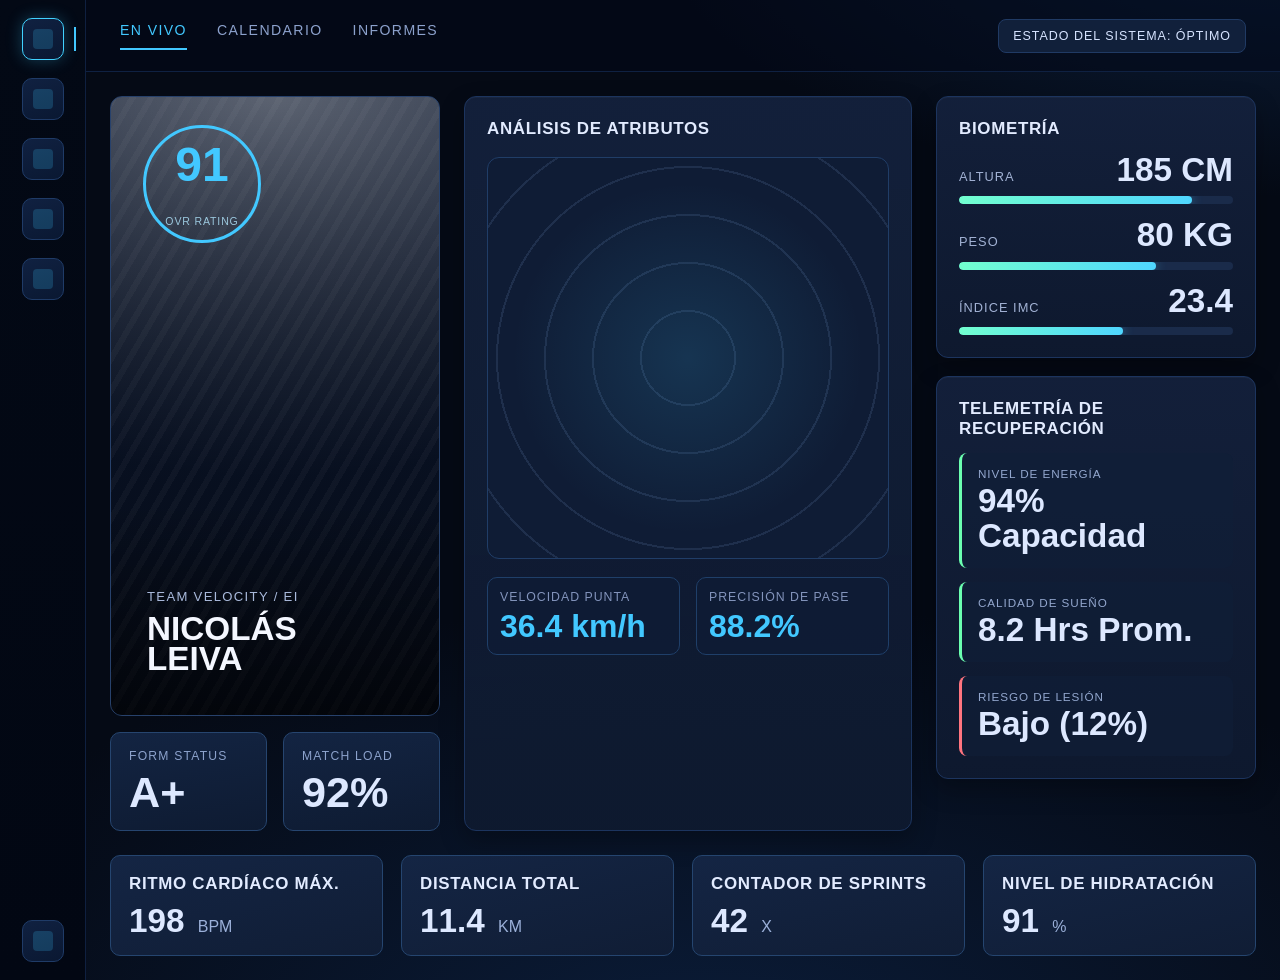
<file: dashboard.html>
<!DOCTYPE html>
<html lang="es">
<head>
  <meta charset="UTF-8">
  <meta name="viewport" content="width=device-width, initial-scale=1.0">
  <title>Football Dashboard</title>
  <link rel="stylesheet" href="./dashboard.css">
</head>
<body>
  <div class="app-shell">
    <aside class="sidebar">
      <button class="nav-icon active" aria-label="Dashboard"></button>
      <button class="nav-icon" aria-label="Analytics"></button>
      <button class="nav-icon" aria-label="Team"></button>
      <button class="nav-icon" aria-label="Health"></button>
      <button class="nav-icon" aria-label="Reports"></button>
      <button class="nav-icon bottom" aria-label="Settings"></button>
    </aside>

    <section class="workspace">
      <header class="topbar">
        <nav class="tabs">
          <a class="tab active" href="#" data-key="Live">En Vivo</a>
          <a class="tab" href="#" data-key="Calendar">Calendario</a>
          <a class="tab" href="#" data-key="Reports">Informes</a>
        </nav>
        <div class="system-chip" data-key="System Status: Optimal">Estado del sistema: Óptimo</div>
      </header>

      <main class="dashboard-grid">
        <section class="card player-card">
          <div class="player-photo" aria-label="Player image placeholder">
            <div class="ovr-circle">
              <span>91</span>
              <small data-key="OVR Rating">OVR Rating</small>
            </div>

            <div class="player-info">
              <p class="player-team">TEAM VELOCITY / EI</p>
              <p class="player-name">NICOLÁS LEIVA</p>
            </div>
          </div>

          <div class="status-row">
            <article class="status-card">
              <h4 data-key="Form Status">Form Status</h4>
              <p>A+</p>
            </article>
            <article class="status-card">
              <h4 data-key="Match Load">Match Load</h4>
              <p>92%</p>
            </article>
          </div>
        </section>

        <section class="card radar-card">
          <header class="card-header">
            <h2 data-key="Attributes Analysis">Análisis de Atributos</h2>
          </header>

          <div class="radar-placeholder" aria-label="Radar chart placeholder"></div>

          <div class="split-metrics">
            <div class="metric-item">
              <span data-key="Top Sprint Speed">Velocidad punta</span>
              <strong>36.4 km/h</strong>
            </div>
            <div class="metric-item">
              <span data-key="Pass Accuracy">Precisión de pase</span>
              <strong>88.2%</strong>
            </div>
          </div>
        </section>

        <section class="right-stack">
          <article class="card biometrics-card">
            <header class="card-header">
              <h2 data-key="Biometrics">Biometría</h2>
            </header>

            <div class="bio-row">
              <div class="bio-head">
                <span data-key="Height">Altura</span>
                <strong>185 CM</strong>
              </div>
              <div class="progress-track"><div class="progress-fill cyan" style="width: 85%;"></div></div>
            </div>

            <div class="bio-row">
              <div class="bio-head">
                <span data-key="Weight">Peso</span>
                <strong>80 KG</strong>
              </div>
              <div class="progress-track"><div class="progress-fill cyan" style="width: 72%;"></div></div>
            </div>

            <div class="bio-row">
              <div class="bio-head">
                <span data-key="BMI Index">Índice IMC</span>
                <strong>23.4</strong>
              </div>
              <div class="progress-track"><div class="progress-fill cyan" style="width: 60%;"></div></div>
            </div>
          </article>

          <article class="card recovery-card">
            <header class="card-header">
              <h2 data-key="Recovery Telemetry">Telemetría de recuperación</h2>
            </header>

            <div class="recovery-item">
              <span data-key="Energy Level">Nivel de energía</span>
              <strong>94% Capacidad</strong>
            </div>
            <div class="recovery-item">
              <span data-key="Sleep Quality">Calidad de sueño</span>
              <strong>8.2 Hrs Prom.</strong>
            </div>
            <div class="recovery-item danger">
              <span data-key="Injury Risk">Riesgo de lesión</span>
              <strong>Bajo (12%)</strong>
            </div>
          </article>
        </section>

        <footer class="footer-grid">
          <article class="small-card">
            <h4 data-key="Max Heart Rate">Ritmo Cardíaco Máx.</h4>
            <p>198 <span>BPM</span></p>
          </article>
          <article class="small-card">
            <h4 data-key="Total Distance">Distancia Total</h4>
            <p>11.4 <span>KM</span></p>
          </article>
          <article class="small-card">
            <h4 data-key="Sprints">Contador de Sprints</h4>
            <p>42 <span>X</span></p>
          </article>
          <article class="small-card">
            <h4 data-key="Hydration Level">Nivel de Hidratación</h4>
            <p>91 <span>%</span></p>
          </article>
        </footer>
      </main>
    </section>
  </div>
</body>
</html>
</file>
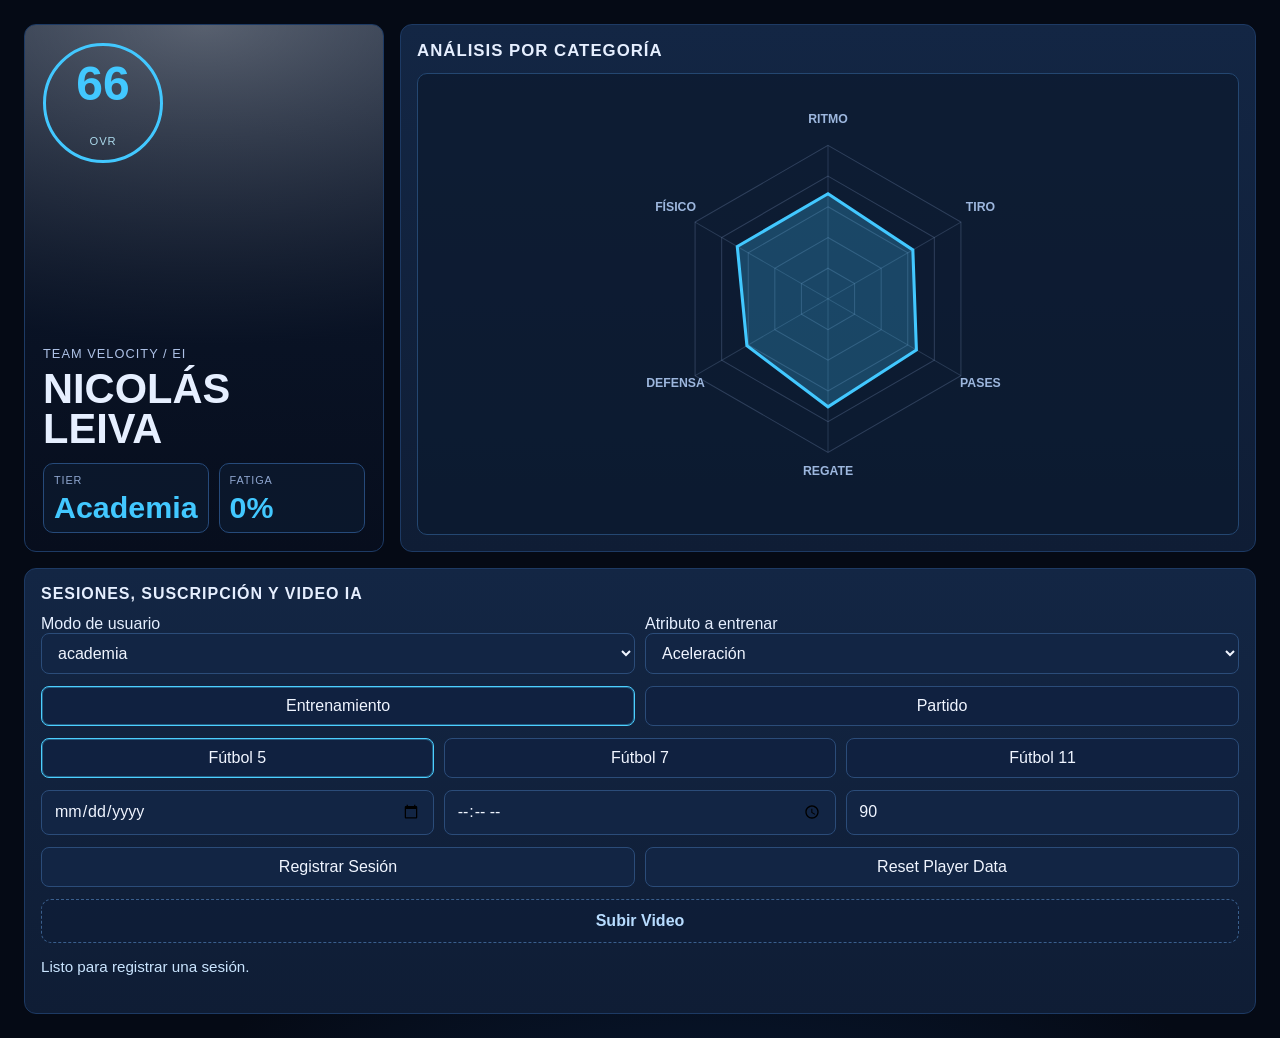
<file: training-panel.html>
<!DOCTYPE html>
<html lang="es">
<head>
  <meta charset="UTF-8">
  <meta name="viewport" content="width=device-width, initial-scale=1.0">
  <title>AcademIA - Motor de Sesiones</title>
  <style>
    :root {
      --bg: #050a15;
      --panel: #121f39;
      --panel-2: #0f1c35;
      --stroke: #1d3a64;
      --text: #e6efff;
      --muted: #8fa6cf;
      --accent: #42c8ff;
      --ok: #62ffb0;
      --warn: #ffd77a;
    }

    * {
      box-sizing: border-box;
    }

    body {
      margin: 0;
      min-height: 100vh;
      font-family: "Segoe UI", Arial, sans-serif;
      color: var(--text);
      background:
        radial-gradient(900px 560px at 55% 120%, #0a1e3c 0%, transparent 65%),
        var(--bg);
      padding: 24px;
    }

    .shell {
      max-width: 1280px;
      margin: 0 auto;
      display: grid;
      gap: 16px;
    }

    .top {
      display: grid;
      grid-template-columns: 360px 1fr;
      gap: 16px;
    }

    .panel {
      background: linear-gradient(180deg, #132644, #0f1d35);
      border: 1px solid var(--stroke);
      border-radius: 12px;
      padding: 16px;
    }

    .player-card {
      position: relative;
      min-height: 520px;
      overflow: hidden;
      background:
        linear-gradient(180deg, rgba(6, 12, 26, 0.1), rgba(6, 12, 26, 0.86)),
        radial-gradient(580px 320px at 50% 0%, rgba(255, 255, 255, 0.35), rgba(255, 255, 255, 0)),
        #0d1a31;
    }

    .ovr-circle {
      width: 120px;
      height: 120px;
      border-radius: 999px;
      border: 3px solid var(--accent);
      display: grid;
      place-items: center;
      text-align: center;
      position: absolute;
      top: 18px;
      left: 18px;
    }

    .ovr-circle strong {
      font-size: 3rem;
      line-height: 1;
      color: var(--accent);
    }

    .ovr-circle span {
      display: block;
      text-transform: uppercase;
      letter-spacing: 0.08em;
      font-size: 0.7rem;
      color: #abd8ea;
    }

    .player-info {
      position: absolute;
      left: 18px;
      right: 18px;
      bottom: 18px;
    }

    .player-info p {
      margin: 0;
      text-transform: uppercase;
      letter-spacing: 0.08em;
      color: #adc1e6;
      font-size: 0.8rem;
    }

    .player-info h1 {
      margin: 8px 0 14px;
      max-width: 260px;
      font-size: 2.6rem;
      line-height: 0.96;
      text-transform: uppercase;
    }

    .chips {
      display: grid;
      grid-template-columns: 1fr 1fr;
      gap: 10px;
    }

    .chip {
      background: rgba(12, 25, 47, 0.8);
      border: 1px solid #264a7a;
      border-radius: 10px;
      padding: 10px;
    }

    .chip small {
      display: block;
      color: var(--muted);
      text-transform: uppercase;
      letter-spacing: 0.08em;
      font-size: 0.68rem;
    }

    .chip strong {
      display: block;
      margin-top: 6px;
      font-size: 1.9rem;
      color: var(--accent);
      line-height: 1;
    }

    .radar h2 {
      margin: 0 0 12px;
      text-transform: uppercase;
      letter-spacing: 0.06em;
      font-size: 1.05rem;
    }

    .radar-wrap {
      border: 1px solid #244771;
      border-radius: 10px;
      padding: 10px;
      background: rgba(12, 25, 47, 0.72);
    }

    svg {
      width: 100%;
      max-height: 440px;
      display: block;
    }

    .session-panel h3 {
      margin: 0 0 12px;
      text-transform: uppercase;
      letter-spacing: 0.06em;
      font-size: 1rem;
    }

    .row {
      display: grid;
      gap: 10px;
      margin-bottom: 12px;
    }

    .row.cols-2 {
      grid-template-columns: 1fr 1fr;
    }

    .row.cols-3 {
      grid-template-columns: repeat(3, 1fr);
    }

    button,
    select,
    input {
      width: 100%;
      border-radius: 8px;
      border: 1px solid #2b4c79;
      background: #122544;
      color: #f0f5ff;
      padding: 10px 12px;
      font: inherit;
    }

    .button-toggle {
      background: #102140;
      cursor: pointer;
    }

    .button-toggle.active {
      border-color: #4ccfff;
      box-shadow: 0 0 0 1px rgba(76, 207, 255, 0.35) inset;
    }

    .upload-box {
      border: 1px dashed #3a5f8d;
      border-radius: 10px;
      padding: 12px;
      background: rgba(15, 30, 56, 0.65);
      text-align: center;
    }

    .upload-box label {
      display: inline-block;
      cursor: pointer;
      color: #b7dcff;
      font-weight: 600;
    }

    .status {
      min-height: 24px;
      color: #cae5ff;
      font-size: 0.95rem;
    }

    .fatigue {
      color: var(--warn);
    }
  </style>
</head>
<body>
  <div class="shell">
    <section class="top">
      <article class="panel player-card">
        <div class="ovr-circle">
          <strong id="ovrValue">0</strong>
          <span>OVR</span>
        </div>
        <div class="player-info">
          <p id="playerTeam">Equipo</p>
          <h1 id="playerName">Jugador</h1>
          <div class="chips">
            <div class="chip">
              <small>Tier</small>
              <strong id="tierValue">Academia</strong>
            </div>
            <div class="chip">
              <small>Fatiga</small>
              <strong class="fatigue" id="fatigueValue">0</strong>
            </div>
          </div>
        </div>
      </article>

      <article class="panel radar">
        <h2>Análisis por Categoría</h2>
        <div class="radar-wrap">
          <svg viewBox="0 0 520 430" aria-label="Radar categorías">
            <g id="radarGrid"></g>
            <g id="radarAxes"></g>
            <polygon id="radarShape" fill="rgba(66,200,255,0.25)" stroke="#42c8ff" stroke-width="3"></polygon>
            <g id="radarLabels"></g>
          </svg>
        </div>
      </article>
    </section>

    <section class="panel session-panel">
      <h3>Sesiones, Suscripción y Video IA</h3>

      <div class="row cols-2">
        <div>
          <label for="userModeSelect">Modo de usuario</label>
          <select id="userModeSelect">
            <option value="academia">academia</option>
            <option value="solo">solo</option>
          </select>
        </div>
        <div>
          <label for="attributeSelect">Atributo a entrenar</label>
          <select id="attributeSelect"></select>
        </div>
      </div>

      <div class="row cols-2">
        <button class="button-toggle active" id="typeTrainingBtn" data-type="Entrenamiento">Entrenamiento</button>
        <button class="button-toggle" id="typeMatchBtn" data-type="Partido">Partido</button>
      </div>

      <div class="row cols-3">
        <button class="button-toggle active" id="format5Btn" data-format="Fútbol 5">Fútbol 5</button>
        <button class="button-toggle" id="format7Btn" data-format="Fútbol 7">Fútbol 7</button>
        <button class="button-toggle" id="format11Btn" data-format="Fútbol 11">Fútbol 11</button>
      </div>

      <div class="row cols-3">
        <input id="sessionDate" type="date">
        <input id="sessionTime" type="time">
        <input id="sessionDuration" type="number" min="10" step="5" value="90" placeholder="Duración (min)">
      </div>

      <div class="row cols-2">
        <button id="registerSessionBtn">Registrar Sesión</button>
        <button id="resetDataBtn">Reset Player Data</button>
      </div>

      <div class="upload-box">
        <label for="videoInput">Subir Video</label>
        <input id="videoInput" type="file" accept="video/*" style="display:none;">
      </div>

      <p class="status" id="sessionStatus">Listo para registrar una sesión.</p>
    </section>
  </div>

  <script>
    const PLAYER_STORAGE_KEY = "AcademIA_PlayerData";
    const TIERS = ["Academia", "Semipro", "Profesional"];

    function createDefaultProfile() {
      return {
        Bio: {
          Nombre: "Nicolás Leiva",
          Edad: 21,
          EquipoLocalChile: "Team Velocity / EI"
        },
        userMode: "academia", // academia | solo
        PlayerTier: "Academia",
        FatigueLevel: 0,
        Badges: [],
        SessionLog: [],
        Stats: {
          Ritmo: {
            "Aceleración": 68,
            "Velocidad de Sprint": 69
          },
          Tiro: {
            "Posicionamiento Ofensivo": 64,
            "Remates": 66,
            "Fuerza de Tiro": 70,
            "Tiros Largos": 62,
            "Voleas": 60,
            "Penales": 61
          },
          Pases: {
            "Visión de Juego": 72,
            "Centros": 63,
            "Precisión de Tiro Libre": 58,
            "Pase Corto": 74,
            "Pase Largo": 68,
            "Efecto": 64
          },
          Regate: {
            "Agilidad": 71,
            "Equilibrio": 70,
            "Capacidad de Reacción": 69,
            "Control de Balón": 73,
            "Regates": 72,
            "Compostura": 67
          },
          Defensa: {
            "Intercepciones": 62,
            "Precisión de Cabezazo": 59,
            "Conciencia Defensiva": 61,
            "Entradas": 63,
            "Barridas": 60
          },
          "Físico": {
            "Salto": 66,
            "Resistencia": 73,
            "Fuerza": 69,
            "Agresividad": 65
          }
        },
        BackendPower: {},
        Meta: {
          LastTraining: null
        }
      };
    }

    function savePlayerData(profile) {
      localStorage.setItem(PLAYER_STORAGE_KEY, JSON.stringify(profile));
    }

    function loadPlayerData() {
      try {
        const raw = localStorage.getItem(PLAYER_STORAGE_KEY);
        if (!raw) return createDefaultProfile();
        const parsed = JSON.parse(raw);
        return parsed && typeof parsed === "object" ? parsed : createDefaultProfile();
      } catch {
        return createDefaultProfile();
      }
    }

    function resetPlayerData() {
      localStorage.removeItem(PLAYER_STORAGE_KEY);
    }

    function normalizeKey(v) {
      return String(v || "")
        .toLowerCase()
        .normalize("NFD")
        .replace(/[\u0300-\u036f]/g, "")
        .replace(/[^a-z0-9]/g, "");
    }

    function flattenStats(stats) {
      const out = [];
      for (const [group, attrs] of Object.entries(stats)) {
        for (const [attr, value] of Object.entries(attrs)) {
          out.push({ group, attr, value: Number(value) });
        }
      }
      return out;
    }

    function findStatPath(profile, attributeName) {
      const target = normalizeKey(attributeName);
      for (const [group, attrs] of Object.entries(profile.Stats)) {
        for (const attr of Object.keys(attrs)) {
          if (normalizeKey(attr) === target) return { group, attr };
        }
      }
      return null;
    }

    function getAverage(stats) {
      const values = flattenStats(stats).map((s) => s.value);
      return values.reduce((a, b) => a + b, 0) / values.length;
    }

    function checkBadges(profile) {
      const read = (name) => {
        const path = findStatPath(profile, name);
        return path ? Number(profile.Stats[path.group][path.attr]) : 0;
      };

      const badges = new Set(profile.Badges || []);
      if (read("Fuerza de Tiro") > 85) badges.add("Cañonero");
      if (read("Conciencia Defensiva") > 85) badges.add("Muro");
      if (read("Resistencia") > 85) badges.add("Motor");
      if (read("Visión de Juego") > 85) badges.add("Mago");
      if (read("Velocidad de Sprint") > 85) badges.add("Velocista");

      profile.Badges = [...badges];
      return profile.Badges;
    }

    function maybePromoteTier(profile) {
      const avg = getAverage(profile.Stats);
      const idx = TIERS.indexOf(profile.PlayerTier);
      if (avg < 90 || idx < 0 || idx >= TIERS.length - 1) return null;

      profile.PlayerTier = TIERS[idx + 1];
      for (const group of Object.keys(profile.Stats)) {
        for (const attr of Object.keys(profile.Stats[group])) {
          profile.Stats[group][attr] = 50;
        }
      }
      return `¡Felicidades! Has alcanzado el rango ${profile.PlayerTier}`;
    }

    function applyDelta(profile, attributeName, delta) {
      const path = findStatPath(profile, attributeName);
      if (!path) return false;

      const before = Number(profile.Stats[path.group][path.attr]);
      const after = Math.min(100, Number((before + delta).toFixed(1)));
      profile.Stats[path.group][path.attr] = after;
      profile.BackendPower[path.attr] = Number((Number(profile.BackendPower[path.attr] || 0) + delta).toFixed(2));
      return { before, after, path };
    }

    function registerSession(type, format, metadata) {
      const clone = JSON.parse(JSON.stringify(appState));
      const safeType = type === "Partido" ? "Partido" : "Entrenamiento";
      const safeFormat = ["Fútbol 5", "Fútbol 7", "Fútbol 11"].includes(format) ? format : "Fútbol 7";
      const fatigueAdd = safeType === "Partido" ? 40 : 20;

      clone.FatigueLevel = Math.min(100, clone.FatigueLevel + fatigueAdd);

      const session = {
        id: Date.now(),
        type: safeType,
        format: safeFormat,
        metadata: {
          date: metadata?.date || "",
          hour: metadata?.hour || "",
          duration: Number(metadata?.duration || 0)
        },
        userMode: clone.userMode,
        validationStatus: clone.userMode === "academia" ? "pending" : "self-registered"
      };

      clone.SessionLog.push(session);
      appState = clone;
      savePlayerData(appState);
      return session;
    }

    function applyMatchFormatBonus(profile, session, fatigueMultiplier) {
      if (!session || session.type !== "Partido") return;

      let bonuses = [];
      if (session.format === "Fútbol 11") bonuses = ["Resistencia", "Visión de Juego"];
      if (session.format === "Fútbol 5") bonuses = ["Agilidad", "Pase Corto"];
      if (!bonuses.length) return;

      const bonusDelta = Number((0.2 * fatigueMultiplier).toFixed(2));
      bonuses.forEach((attr) => applyDelta(profile, attr, bonusDelta));
    }

    function processTrainingUpdate(profile, training = {}, session = null) {
      const clone = JSON.parse(JSON.stringify(profile));
      const baseDelta = Math.max(0.1, Math.min(0.3, Number(training.delta ?? 0.2)));
      const fatigueMultiplier = clone.FatigueLevel > 80 ? 0.5 : 1;
      const finalDelta = Number((baseDelta * fatigueMultiplier).toFixed(2));

      const change = applyDelta(clone, training.attribute, finalDelta);
      if (!change) {
        return { updatedProfile: clone, message: "Atributo inválido para entrenamiento." };
      }

      applyMatchFormatBonus(clone, session, fatigueMultiplier);
      if (change.before <= 85 && change.after > 85) checkBadges(clone);

      const tierMessage = maybePromoteTier(clone);
      clone.Meta.LastTraining = {
        attribute: change.path.attr,
        delta: finalDelta,
        fatigueMultiplier,
        at: new Date().toISOString()
      };

      const msg = tierMessage ||
        `Progreso detectado: Tu ${change.path.attr} subió a ${change.after}.`;

      savePlayerData(clone);
      return { updatedProfile: clone, message: msg };
    }

    function categoryAverage(profile, groupName) {
      const obj = profile.Stats[groupName] || {};
      const values = Object.values(obj).map(Number);
      return values.length ? values.reduce((a, b) => a + b, 0) / values.length : 0;
    }

    function createRadarBase() {
      const grid = document.getElementById("radarGrid");
      const axes = document.getElementById("radarAxes");
      const labels = document.getElementById("radarLabels");
      grid.innerHTML = "";
      axes.innerHTML = "";
      labels.innerHTML = "";

      const cx = 260;
      const cy = 210;
      const radius = 150;
      const axisCount = 6;
      const levels = 5;
      const names = ["RITMO", "TIRO", "PASES", "REGATE", "DEFENSA", "FÍSICO"];

      for (let level = 1; level <= levels; level += 1) {
        const r = (radius * level) / levels;
        const pts = [];
        for (let i = 0; i < axisCount; i += 1) {
          const angle = -Math.PI / 2 + i * ((Math.PI * 2) / axisCount);
          pts.push(`${(cx + r * Math.cos(angle)).toFixed(2)},${(cy + r * Math.sin(angle)).toFixed(2)}`);
        }
        const poly = document.createElementNS("http://www.w3.org/2000/svg", "polygon");
        poly.setAttribute("points", pts.join(" "));
        poly.setAttribute("fill", "none");
        poly.setAttribute("stroke", "rgba(142,168,209,0.25)");
        grid.appendChild(poly);
      }

      for (let i = 0; i < axisCount; i += 1) {
        const angle = -Math.PI / 2 + i * ((Math.PI * 2) / axisCount);
        const x = cx + radius * Math.cos(angle);
        const y = cy + radius * Math.sin(angle);

        const line = document.createElementNS("http://www.w3.org/2000/svg", "line");
        line.setAttribute("x1", cx);
        line.setAttribute("y1", cy);
        line.setAttribute("x2", x);
        line.setAttribute("y2", y);
        line.setAttribute("stroke", "rgba(142,168,209,0.22)");
        axes.appendChild(line);

        const label = document.createElementNS("http://www.w3.org/2000/svg", "text");
        label.setAttribute("x", (cx + (radius + 22) * Math.cos(angle)).toFixed(2));
        label.setAttribute("y", (cy + (radius + 22) * Math.sin(angle)).toFixed(2));
        label.setAttribute("fill", "#9db7de");
        label.setAttribute("font-size", "12");
        label.setAttribute("font-weight", "600");
        label.setAttribute("text-anchor", "middle");
        label.textContent = names[i];
        labels.appendChild(label);
      }
    }

    function updateRadar(profile) {
      const cx = 260;
      const cy = 210;
      const radius = 150;
      const values = [
        categoryAverage(profile, "Ritmo"),
        categoryAverage(profile, "Tiro"),
        categoryAverage(profile, "Pases"),
        categoryAverage(profile, "Regate"),
        categoryAverage(profile, "Defensa"),
        categoryAverage(profile, "Físico")
      ];

      const pts = values.map((v, i) => {
        const ratio = Math.max(0, Math.min(1, v / 100));
        const angle = -Math.PI / 2 + i * ((Math.PI * 2) / values.length);
        const x = cx + radius * ratio * Math.cos(angle);
        const y = cy + radius * ratio * Math.sin(angle);
        return `${x.toFixed(2)},${y.toFixed(2)}`;
      });

      document.getElementById("radarShape").setAttribute("points", pts.join(" "));
    }

    function populateAttributeSelect(profile) {
      const select = document.getElementById("attributeSelect");
      const current = select.value;
      select.innerHTML = "";

      flattenStats(profile.Stats).forEach(({ attr }) => {
        const op = document.createElement("option");
        op.value = attr;
        op.textContent = attr;
        select.appendChild(op);
      });

      if (current) select.value = current;
    }

    function updateUI(profile, statusMessage) {
      const all = flattenStats(profile.Stats);
      const avg = all.reduce((acc, s) => acc + s.value, 0) / all.length;
      document.getElementById("ovrValue").textContent = String(Math.round(avg));
      document.getElementById("playerName").textContent = profile.Bio.Nombre;
      document.getElementById("playerTeam").textContent = profile.Bio.EquipoLocalChile;
      document.getElementById("tierValue").textContent = profile.PlayerTier;
      document.getElementById("fatigueValue").textContent = `${profile.FatigueLevel}%`;
      document.getElementById("userModeSelect").value = profile.userMode;
      if (statusMessage) document.getElementById("sessionStatus").textContent = statusMessage;
      updateRadar(profile);
    }

    function wait(ms) {
      return new Promise((resolve) => setTimeout(resolve, ms));
    }

    let appState = loadPlayerData();
    let selectedType = "Entrenamiento";
    let selectedFormat = "Fútbol 5";
    let activeSession = null;

    createRadarBase();
    populateAttributeSelect(appState);
    updateUI(appState, "Listo para registrar una sesión.");

    const typeTrainingBtn = document.getElementById("typeTrainingBtn");
    const typeMatchBtn = document.getElementById("typeMatchBtn");
    const format5Btn = document.getElementById("format5Btn");
    const format7Btn = document.getElementById("format7Btn");
    const format11Btn = document.getElementById("format11Btn");
    const registerSessionBtn = document.getElementById("registerSessionBtn");
    const resetDataBtn = document.getElementById("resetDataBtn");
    const userModeSelect = document.getElementById("userModeSelect");
    const videoInput = document.getElementById("videoInput");
    const attributeSelect = document.getElementById("attributeSelect");

    function setActive(buttons, activeBtn) {
      buttons.forEach((b) => b.classList.remove("active"));
      activeBtn.classList.add("active");
    }

    typeTrainingBtn.addEventListener("click", () => {
      selectedType = "Entrenamiento";
      setActive([typeTrainingBtn, typeMatchBtn], typeTrainingBtn);
    });

    typeMatchBtn.addEventListener("click", () => {
      selectedType = "Partido";
      setActive([typeTrainingBtn, typeMatchBtn], typeMatchBtn);
    });

    format5Btn.addEventListener("click", () => {
      selectedFormat = "Fútbol 5";
      setActive([format5Btn, format7Btn, format11Btn], format5Btn);
    });

    format7Btn.addEventListener("click", () => {
      selectedFormat = "Fútbol 7";
      setActive([format5Btn, format7Btn, format11Btn], format7Btn);
    });

    format11Btn.addEventListener("click", () => {
      selectedFormat = "Fútbol 11";
      setActive([format5Btn, format7Btn, format11Btn], format11Btn);
    });

    userModeSelect.addEventListener("change", (e) => {
      appState.userMode = e.target.value;
      savePlayerData(appState);
      updateUI(appState, `Modo actualizado a "${appState.userMode}".`);
    });

    registerSessionBtn.addEventListener("click", () => {
      const date = document.getElementById("sessionDate").value;
      const hour = document.getElementById("sessionTime").value;
      const duration = document.getElementById("sessionDuration").value;

      activeSession = registerSession(selectedType, selectedFormat, { date, hour, duration });
      const modeNote = activeSession.validationStatus === "pending"
        ? "Sesión registrada. Requiere validación (AcademIA)."
        : "Sesión registrada por el usuario (modo solo).";
      updateUI(appState, modeNote);
    });

    resetDataBtn.addEventListener("click", () => {
      resetPlayerData();
      appState = createDefaultProfile();
      activeSession = null;
      savePlayerData(appState);
      populateAttributeSelect(appState);
      updateUI(appState, "Datos reiniciados.");
    });

    videoInput.addEventListener("change", async (e) => {
      if (!e.target.files || !e.target.files.length) return;
      if (!activeSession) {
        updateUI(appState, "Primero registra una sesión antes de subir video.");
        e.target.value = "";
        return;
      }

      if (appState.userMode === "academia" && activeSession.validationStatus === "pending") {
        updateUI(appState, "Validando sesión con Academia...");
        await wait(900);
        activeSession.validationStatus = "validated";
      }

      updateUI(appState, "Evaluando técnica con IA...");
      await wait(3000);

      const result = processTrainingUpdate(
        appState,
        {
          attribute: attributeSelect.value,
          delta: Number((0.1 + Math.random() * 0.2).toFixed(2))
        },
        activeSession
      );

      appState = result.updatedProfile;
      updateUI(appState, result.message);
      e.target.value = "";
    });
  </script>
</body>
</html>
</file>
<file: dashboard.css>
:root {
  --bg: #050a15;
  --bg-deep: #030a1d;
  --panel: #121f39;
  --panel-soft: #162543;
  --stroke: #1c345e;
  --text: #dde8ff;
  --muted: #8394bc;
  --cyan: #42c8ff;
  --green: #6bffb0;
  --red: #ff747f;
}

* {
  box-sizing: border-box;
}

body {
  margin: 0;
  min-height: 100dvh;
  font-family: "Segoe UI", "Roboto", sans-serif;
  background:
    radial-gradient(1400px 800px at 55% 110%, #0b1d3a 0%, rgba(11, 29, 58, 0) 60%),
    radial-gradient(900px 420px at 100% -10%, #0d2240 0%, rgba(13, 34, 64, 0) 70%),
    var(--bg);
  color: var(--text);
}

.app-shell {
  min-height: 100dvh;
  display: grid;
  grid-template-columns: 86px 1fr;
}

.sidebar {
  background: linear-gradient(180deg, #030915 0%, #020713 100%);
  border-right: 1px solid #0f2040;
  display: flex;
  flex-direction: column;
  align-items: center;
  gap: 18px;
  padding: 18px 12px;
}

.nav-icon {
  width: 42px;
  height: 42px;
  border: 1px solid #1f3b67;
  border-radius: 10px;
  background: linear-gradient(160deg, #102141, #0a1832);
  cursor: pointer;
  position: relative;
}

.nav-icon::after {
  content: "";
  position: absolute;
  inset: 10px;
  border-radius: 4px;
  background: #3dc6ff;
  opacity: 0.2;
}

.nav-icon.active {
  border-color: #41d2ff;
  box-shadow: 0 0 16px rgba(66, 200, 255, 0.28);
}

.nav-icon.active::before {
  content: "";
  position: absolute;
  right: -13px;
  top: 8px;
  width: 2px;
  height: 24px;
  background: var(--cyan);
}

.nav-icon.bottom {
  margin-top: auto;
}

.workspace {
  display: grid;
  grid-template-rows: 72px 1fr;
}

.topbar {
  display: flex;
  align-items: center;
  justify-content: space-between;
  padding: 0 34px;
  border-bottom: 1px solid #0f2142;
  background: rgba(2, 9, 24, 0.55);
}

.tabs {
  display: flex;
  gap: 30px;
}

.tab {
  text-decoration: none;
  color: #8ca1cc;
  letter-spacing: 0.1em;
  text-transform: uppercase;
  font-size: 0.88rem;
  padding-bottom: 10px;
  border-bottom: 2px solid transparent;
}

.tab.active {
  color: var(--cyan);
  border-color: var(--cyan);
}

.system-chip {
  background: rgba(24, 40, 70, 0.7);
  border: 1px solid #203a64;
  border-radius: 8px;
  color: #d6e3ff;
  padding: 9px 14px;
  letter-spacing: 0.08em;
  text-transform: uppercase;
  font-size: 0.78rem;
}

.dashboard-grid {
  padding: 34px;
  display: grid;
  grid-template-columns: 380px minmax(540px, 1fr) 340px;
  grid-template-rows: 1fr auto;
  gap: 24px;
}

.card {
  background: linear-gradient(180deg, rgba(20, 33, 61, 0.92), rgba(14, 25, 47, 0.97));
  border: 1px solid var(--stroke);
  border-radius: 12px;
  padding: 22px;
  box-shadow: inset 0 1px 0 rgba(255, 255, 255, 0.03), 0 10px 24px rgba(0, 0, 0, 0.28);
}

.card-header h2,
.small-card h4 {
  margin: 0;
  font-size: 1.06rem;
  letter-spacing: 0.04em;
  text-transform: uppercase;
  color: #e2ebff;
}

.player-card {
  padding: 0;
  border: none;
  background: transparent;
  box-shadow: none;
}

.player-photo {
  border-radius: 12px;
  border: 1px solid #27416b;
  background:
    linear-gradient(180deg, rgba(6, 12, 27, 0.05), rgba(5, 10, 21, 0.88)),
    radial-gradient(580px 380px at 50% 0%, rgba(255, 255, 255, 0.35), rgba(255, 255, 255, 0)),
    #0b162c;
  min-height: 620px;
  position: relative;
  overflow: hidden;
}

.player-photo::after {
  content: "";
  position: absolute;
  inset: 0;
  background:
    linear-gradient(0deg, rgba(0, 0, 0, 0.55) 0%, rgba(0, 0, 0, 0) 34%),
    repeating-linear-gradient(
      120deg,
      rgba(255, 255, 255, 0.03) 0 6px,
      rgba(255, 255, 255, 0) 6px 16px
    );
  pointer-events: none;
}

.ovr-circle {
  position: absolute;
  top: 28px;
  left: 32px;
  width: 118px;
  height: 118px;
  border-radius: 50%;
  border: 3px solid var(--cyan);
  display: grid;
  place-items: center;
  text-align: center;
  z-index: 1;
}

.ovr-circle span {
  font-size: 3rem;
  line-height: 1;
  color: var(--cyan);
  font-weight: 700;
}

.ovr-circle small {
  text-transform: uppercase;
  letter-spacing: 0.08em;
  color: #9bc7dd;
  font-size: 0.66rem;
}

.player-info {
  position: absolute;
  left: 36px;
  bottom: 40px;
  z-index: 1;
}

.player-name {
  margin: 0;
  max-width: 230px;
  font-size: 3.6rem;
  line-height: 0.92;
  font-weight: 700;
  color: #f4f7ff;
  text-transform: uppercase;
}

.player-team {
  margin: 0;
  margin-bottom: 10px;
  letter-spacing: 0.1em;
  font-size: 0.82rem;
  color: #a9badc;
  text-transform: uppercase;
}

.status-row {
  display: grid;
  grid-template-columns: 1fr 1fr;
  gap: 16px;
  margin-top: 16px;
}

.status-card {
  background: linear-gradient(170deg, #132442, #0e1b32);
  border: 1px solid #26456f;
  border-radius: 10px;
  padding: 16px 18px;
  min-height: 96px;
}

.status-card h4 {
  margin: 0;
  color: #8ca2cc;
  letter-spacing: 0.1em;
  text-transform: uppercase;
  font-weight: 500;
  font-size: 0.76rem;
}

.status-card p {
  margin: 8px 0 0;
  font-size: 2.7rem;
  line-height: 1;
  font-weight: 700;
}

.radar-card {
  display: grid;
  align-content: start;
}

.radar-placeholder {
  margin: 18px auto 0;
  width: min(530px, 100%);
  aspect-ratio: 1 / 1;
  border-radius: 12px;
  border: 1px solid #203d67;
  background:
    radial-gradient(circle at center, rgba(66, 200, 255, 0.14), rgba(66, 200, 255, 0) 62%),
    repeating-radial-gradient(
      circle at center,
      transparent 0 46px,
      rgba(88, 115, 159, 0.22) 46px 48px
    ),
    #0f1c35;
}

.split-metrics {
  display: grid;
  grid-template-columns: 1fr 1fr;
  gap: 16px;
  margin-top: 18px;
}

.metric-item {
  background: rgba(14, 28, 53, 0.74);
  border: 1px solid #1f3f69;
  border-radius: 10px;
  padding: 12px;
}

.metric-item span {
  display: block;
  text-transform: uppercase;
  letter-spacing: 0.08em;
  font-size: 0.77rem;
  color: var(--muted);
}

.metric-item strong {
  display: block;
  margin-top: 6px;
  font-size: 2rem;
  line-height: 1;
  color: var(--cyan);
}

.right-stack {
  display: grid;
  grid-template-rows: 0.52fr 0.48fr;
  gap: 18px;
}

.bio-row {
  margin-top: 14px;
}

.bio-head {
  display: flex;
  justify-content: space-between;
  align-items: baseline;
  margin-bottom: 10px;
}

.bio-head span {
  text-transform: uppercase;
  letter-spacing: 0.08em;
  color: #a2b2d4;
  font-size: 0.8rem;
}

.bio-head strong {
  font-size: 2.75rem;
  line-height: 1;
}

.progress-track {
  height: 8px;
  background: #1a2b4a;
  border-radius: 999px;
  overflow: hidden;
}

.progress-fill {
  height: 100%;
  border-radius: 99px;
}

.progress-fill.cyan {
  background: linear-gradient(90deg, #72ffcf, #4fd6ff);
  box-shadow: 0 0 12px rgba(79, 214, 255, 0.45);
}

.recovery-card {
  display: grid;
  align-content: start;
  gap: 10px;
}

.recovery-item {
  margin-top: 4px;
  padding: 14px 14px 14px 16px;
  border-left: 3px solid var(--green);
  background: rgba(15, 30, 55, 0.6);
  border-radius: 8px;
}

.recovery-item span {
  display: block;
  color: #93a7ce;
  text-transform: uppercase;
  letter-spacing: 0.08em;
  font-size: 0.73rem;
}

.recovery-item strong {
  display: block;
  margin-top: 4px;
  font-size: 2rem;
  line-height: 1.05;
}

.recovery-item.danger {
  border-left-color: var(--red);
}

.footer-grid {
  grid-column: 1 / -1;
  display: grid;
  grid-template-columns: repeat(4, minmax(180px, 1fr));
  gap: 18px;
}

.small-card {
  background: linear-gradient(165deg, #142544, #101d35);
  border: 1px solid #25456f;
  border-radius: 10px;
  padding: 18px;
}

.small-card p {
  margin: 10px 0 0;
  font-size: 3rem;
  line-height: 1;
  font-weight: 700;
}

.small-card p span {
  font-size: 0.48em;
  color: #9bb0d9;
  font-weight: 500;
  margin-left: 4px;
}

@media (max-width: 1450px) {
  .dashboard-grid {
    grid-template-columns: 330px 1fr 320px;
    padding: 24px;
  }

  .player-name,
  .small-card p,
  .bio-head strong,
  .recovery-item strong {
    font-size: clamp(2rem, 2.6vw, 2.9rem);
  }
}
</file>
